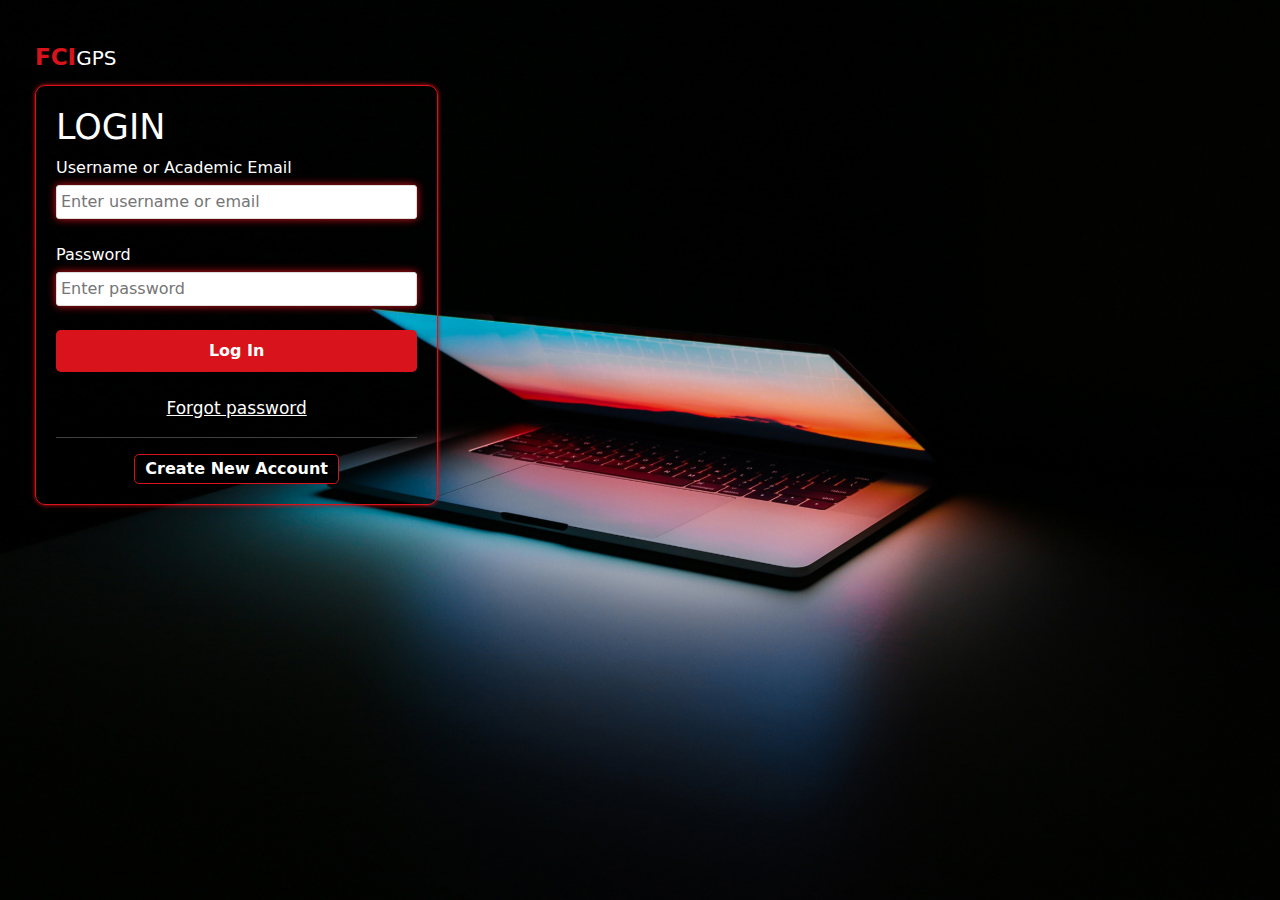
<file: login/login.html>
<!DOCTYPE html>
<html>
    <head>
    <!-- Required meta tags -->
    <meta charset="utf-8">
    <meta name="viewport" content="width=device-width, initial-scale=1, shrink-to-fit=no">
    <title>FCIGPS</title>
    <!-- Bootstrap CSS -->
    <link rel="stylesheet" href="../css/bootstrap.min.css">
    <link rel="stylesheet" href="https://pro.fontawesome.com/releases/v5.10.0/css/all.css" integrity="sha384-AYmEC3Yw5cVb3ZcuHtOA93w35dYTsvhLPVnYs9eStHfGJvOvKxVfELGroGkvsg+p" crossorigin="anonymous"/>   
   <!-- google fonts -->
   <link href="https://fonts.googleapis.com/icon?family=Material+Icons" rel="stylesheet">
  <link rel="shortcut icon" type="image/x-icon" href="../imgs/hmpg.jpg" />
  <link href="../css/login-form.css" rel="stylesheet">
 </head>
    <body>
        
        <div class="row" style="padding:15px">
            <div class="container">
 <a  class="navbar-brand logo" href="../index.html"><span class="FCI">FCI</span>GPS</a> 
                <!---- LOGIN ---->
                <div class="col-md-6 col-lg-4 col-sm-7 col-11 login_form" id='login' style="border:1px solid #ddd;padding:20px;background-color:white;box-shadow:0 0 8px #ddd;border-radius:10px">
                    <h1 style="font-size:35px"> LOGIN</h1>
                    <form action='login.inc.php' method='POST'>
                        <div class="n1">Username or Academic Email</div>
                        <input name="username" type="text" placeholder="Enter username or email" required><br><br>
                        <div class="n1">Password</div>
                        <input name="password" type="password" placeholder="Enter password" required><br><br>
                        <button type="submit" name='submit' class="btn btn-lg lgn" style="width:100%;color:#fff;padding:8px;" type="submit"><b>Log In</b></button><br><br>
                        <div style="text-align:center;font-size:17px"><a href="#">Forgot password</a>
                        <hr>
                    </form>
                    <div style="text-align:center">
                        <a href="signup.html" class="btn btn-info btn-lg rgstr" style="padding:2px 10px; text-align:center"><b>Create New Account</b></a>
                    </div>
              </div>
            </div>
        </div>
        </div>
 <script src="../js/jquery-3.6.0.min.js"></script>
    <script src="../js/bootstrap.min.js"></script>
    <script src="https://cdnjs.cloudflare.com/ajax/libs/popper.js/1.14.3/umd/popper.min.js" integrity="sha384-ZMP7rVo3mIykV+2+9J3UJ46jBk0WLaUAdn689aCwoqbBJiSnjAK/l8WvCWPIPm49" crossorigin="anonymous"></script>
    </body>
</html>
</file>
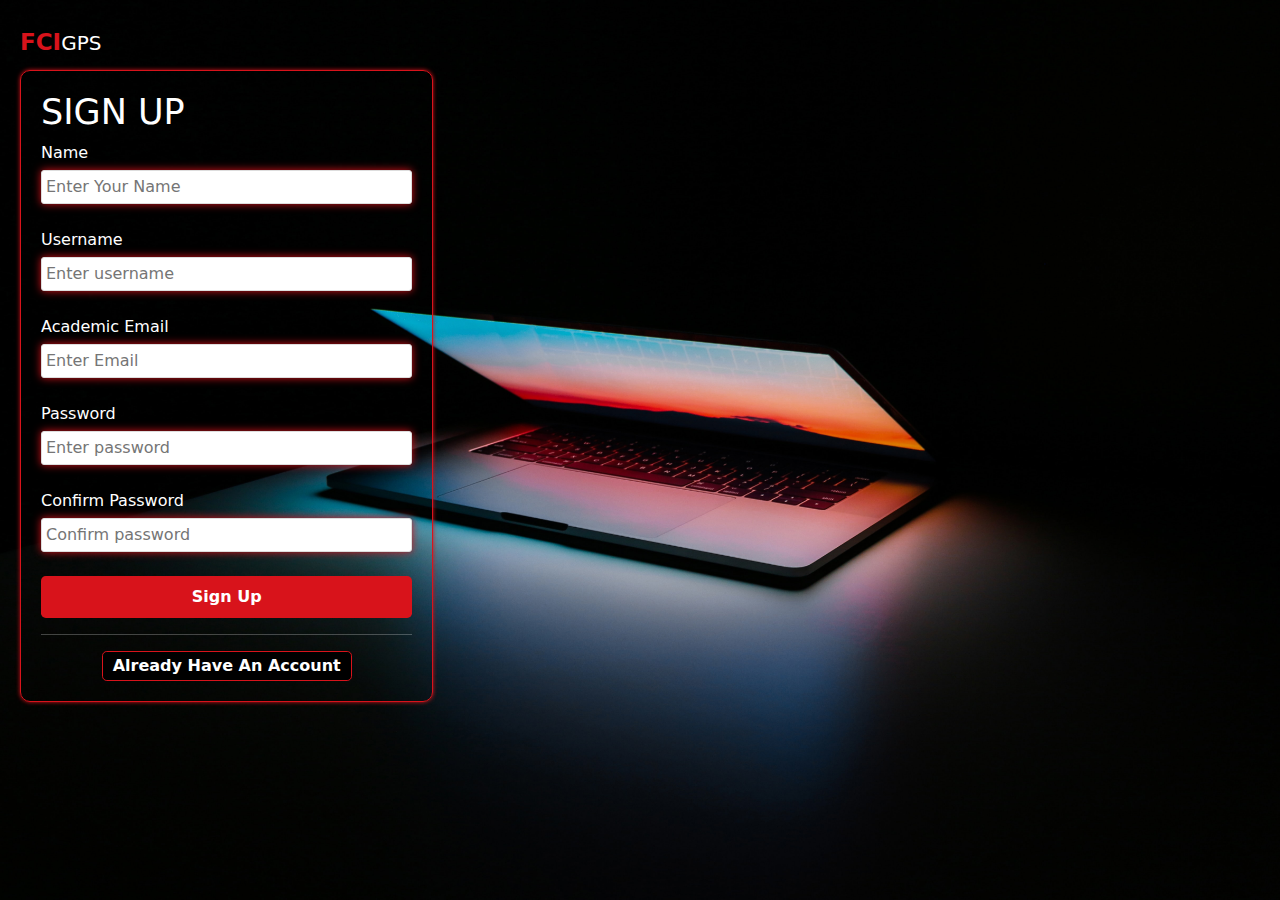
<file: login/signup.html>
<!DOCTYPE html>
<html>
    <head>
    <!-- Required meta tags -->
    <meta charset="utf-8">
    <meta name="viewport" content="width=device-width, initial-scale=1, shrink-to-fit=no">
    <title>FCIGPS</title>
    <!-- Bootstrap CSS -->
    <link rel="stylesheet" href="../css/bootstrap.min.css">
    <link rel="stylesheet" href="https://pro.fontawesome.com/releases/v5.10.0/css/all.css" integrity="sha384-AYmEC3Yw5cVb3ZcuHtOA93w35dYTsvhLPVnYs9eStHfGJvOvKxVfELGroGkvsg+p" crossorigin="anonymous"/>   
   <!-- google fonts -->
   <link href="https://fonts.googleapis.com/icon?family=Material+Icons" rel="stylesheet">
  <link rel="shortcut icon" type="image/x-icon" href="../imgs/hmpg.jpg" />
  <link href="../css/login-form.css" rel="stylesheet">
 </head>
    <body>
        
        <div class="row">
            <div class="container">

 <a href="../index.html" class="navbar-brand logo" ><span class="FCI">FCI</span>GPS</a>                <!---- LOGIN ---->
                <div class="col-md-6 col-lg-4 col-sm-7 col-11 login_form" id='login' style="border:1px solid #ddd;padding:20px;background-color:white;box-shadow:0 0 8px #ddd;border-radius:10px">
                    <h1 style="font-size:35px"> SIGN UP</h1>
                    <form action='login.inc.php' method='POST'>
                         <div class="n1">Name</div>
                        <input name="name" type="name" placeholder="Enter Your Name" required><br><br>
                        <div class="n1">Username</div>
                        <input name="username" type="text" placeholder="Enter username" required><br><br>
                       <div class="n1">Academic Email</div>
                        <input name="Email" type="text" placeholder="Enter Email" required><br><br>
                        <div class="n1">Password</div>
                        <input name="password" type="password" placeholder="Enter password" required><br><br>
                        <div class="n1">Confirm Password</div>
                        <input name="password" type="password" placeholder="Confirm password" required><br><br>
                        <button type="submit" name='submit' class="btn btn-lg lgn" style="width:100%;color:#fff;padding:8px;" type="submit"><a href="#"></a><b>Sign Up</b></a></button>
                        <br>
                        <hr>
                    </form>
                    <div style="text-align:center">
                        <a href="login.html" class="btn btn-info btn-lg rgstr" style="padding:2px 10px;text-align:center"><b>Already Have An Account</b></a>
                    </div>
              </div>
            </div>
        </div>
        </div>
        <br><br><br><br>
 <script src="../js/jquery-3.6.0.min.js"></script>
    <script src="../js/bootstrap.min.js"></script>
    <script src="https://cdnjs.cloudflare.com/ajax/libs/popper.js/1.14.3/umd/popper.min.js" integrity="sha384-ZMP7rVo3mIykV+2+9J3UJ46jBk0WLaUAdn689aCwoqbBJiSnjAK/l8WvCWPIPm49" crossorigin="anonymous"></script>
    </body>
</html>
</file>
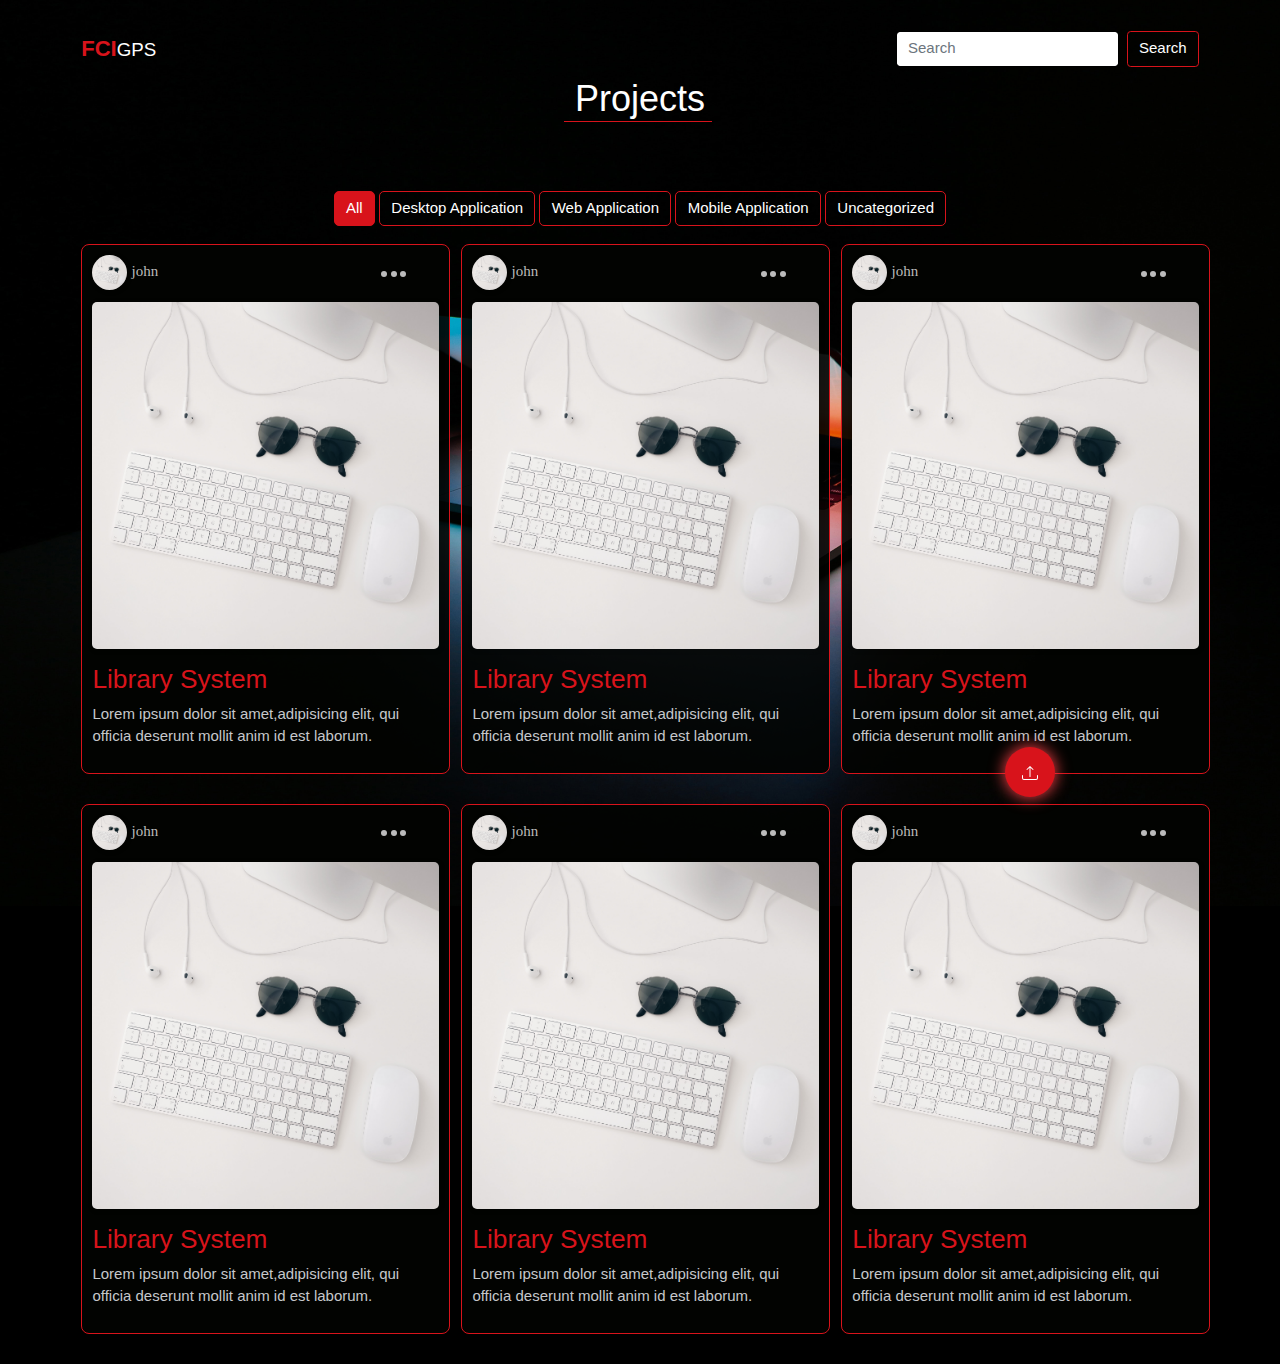
<file: projects/projects.html>
<!doctype html>
<html lang="en">
  <head>
    <!-- Required meta tags -->
    <meta charset="utf-8">
    <meta name="viewport" content="width=device-width, initial-scale=1, shrink-to-fit=no">
    <title>FCIGPS</title>
    <!-- Bootstrap CSS -->
    <link rel="stylesheet" href="../css/bootstrap.min.css">
<link rel="stylesheet" href="https://pro.fontawesome.com/releases/v5.10.0/css/all.css" integrity="sha384-AYmEC3Yw5cVb3ZcuHtOA93w35dYTsvhLPVnYs9eStHfGJvOvKxVfELGroGkvsg+p" crossorigin="anonymous"/>  
  <link rel="stylesheet" href="../css/main.css">
  <link rel="shortcut icon" type="image/x-icon" href="../imgs/hmpg.jpg" />
  </head>
  <body>
<!----------------------------------------------------------------------------------------------->
<!------------------------------------------- start --------------------------------------------->
<!----------------------------------------------------------------------------------------------->
<!-- Navbar -->
<div class="homePage">
<!-- Navbar -->
<nav class="navbar navbar-expand-lg navbar-light  ">
  <div class="container">
    <a  class="navbar-brand" href="../index.html"><span class="FCI">FCI</span>GPS</a>
    <button class="navbar-toggler" type="button" data-bs-toggle="collapse" data-bs-target="#navbarSupportedContent" aria-controls="navbarSupportedContent" aria-expanded="false" aria-label="Toggle navigation">
      <span class="navbar-toggler-icon"></span>
    </button>
    <div class="collapse navbar-collapse" id="navbarSupportedContent">
 
       <form class="d-flex ms-auto">
        <input class="form-control search me-2" type="search" placeholder="Search" aria-label="Search">
        <button class="btn btn-outline-success srchbtn" type="submit">Search</button>
      </form>
    </div>
  </div>
</nav>
<!-------------->
<abbr title="Upload Project"> <button class="add"  ><a href="../uploadProject/uploadProject.html"><svg xmlns="http://www.w3.org/2000/svg" width="16" height="16" fill="#fff" class="bi bi-upload" viewBox="0 0 16 16">
  <path d="M.5 9.9a.5.5 0 0 1 .5.5v2.5a1 1 0 0 0 1 1h12a1 1 0 0 0 1-1v-2.5a.5.5 0 0 1 1 0v2.5a2 2 0 0 1-2 2H2a2 2 0 0 1-2-2v-2.5a.5.5 0 0 1 .5-.5z"></path>
  <path d="M7.646 1.146a.5.5 0 0 1 .708 0l3 3a.5.5 0 0 1-.708.708L8.5 2.707V11.5a.5.5 0 0 1-1 0V2.707L5.354 4.854a.5.5 0 1 1-.708-.708l3-3z"></path>
</a></svg>
</svg></button></abbr>
<!-- Cats -->
<div class="container">
    <div class="row">
        <div class="gallery col-lg-12 col-md-12 col-sm-12 col-xs-12  ">
            <h1 class="gallery-title">Projects  </h1>
        </div>
        <div align="center"> <button class="btn btn-default filter-button active" style="background-color: #d8131b" data-filter="all">All</button> <button class="btn btn-default filter-button" data-filter="hdpe">Desktop Application </button> <button class="btn btn-default filter-button" data-filter="sprinkle">Web Application</button> <button class="btn btn-default filter-button" data-filter="spray"> Mobile Application</button> <button class="btn btn-default filter-button" data-filter="irrigation">Uncategorized</button> </div>
         <br/>

         <div class="gallery_product  col-lg-4 col-sm-6 col-12 filter irrigation"><a href="#">
         <span class="user">
                   <img src="../imgs/hmpg_.jpg" class="img-responsive">
                   <span class="user_name">john</span>
          </span> 
 

  <div class="dots">
           <span class="dot  me-1"></span>
           <span class="dot  me-1"></span>
           <span class="dot  me-1"></span>
 </div> 
 

        <img src="../imgs/hmpg_.jpg" class="img-responsive">
          <span class="prjctNm">
            <h3 class="project-name">Library System</h3>
          </span>
          <span class="dscrptn">
            <p>Lorem ipsum dolor sit amet,adipisicing elit, qui officia deserunt mollit anim id est laborum.</p>
          </span>
        </a> 
        </div>
        <!--  -->

         <div class="gallery_product  col-lg-4 col-sm-6 col-12 filter spray"><a href="#">
         <span class="user">
                   <img src="../imgs/hmpg_.jpg" class="img-responsive">
                   <span class="user_name">john</span>
          </span> 
         <div class="dots  ">
           <span class="dot  me-1"></span>
           <span class="dot  me-1"></span>
           <span class="dot  me-1"></span>
        </div>
        <img src="../imgs/hmpg_.jpg" class="img-responsive">
          <span class="prjctNm">
            <h3 class="project-name">Library System</h3>
          </span>
          <span class="dscrptn">
            <p>Lorem ipsum dolor sit amet,adipisicing elit, qui officia deserunt mollit anim id est laborum.</p>
          </span>
        </a> 
        </div>
        <!--  -->

         <div class="gallery_product  col-lg-4 col-sm-6 col-12 filter hdpe"><a href="#">
         <span class="user">
                   <img src="../imgs/hmpg_.jpg" class="img-responsive">
                   <span class="user_name">john</span>
          </span> 
         <div class="dots  ">
           <span class="dot  me-1"></span>
           <span class="dot  me-1"></span>
           <span class="dot  me-1"></span>
        </div>
        <img src="../imgs/hmpg_.jpg" class="img-responsive">
          <span class="prjctNm">
            <h3 class="project-name">Library System</h3>
          </span>
          <span class="dscrptn">
            <p>Lorem ipsum dolor sit amet,adipisicing elit, qui officia deserunt mollit anim id est laborum.</p>
          </span>
        </a> 
        </div>
        <!--  -->

         <div class="gallery_product  col-lg-4 col-sm-6 col-12 filter irrigation"><a href="#">
         <span class="user">
                   <img src="../imgs/hmpg_.jpg" class="img-responsive">
                   <span class="user_name">john</span>
          </span> 
         <div class="dots  ">
           <span class="dot  me-1"></span>
           <span class="dot  me-1"></span>
           <span class="dot  me-1"></span>
        </div>
        <img src="../imgs/hmpg_.jpg" class="img-responsive">
          <span class="prjctNm">
            <h3 class="project-name">Library System</h3>
          </span>
          <span class="dscrptn">
            <p>Lorem ipsum dolor sit amet,adipisicing elit, qui officia deserunt mollit anim id est laborum.</p>
          </span>
        </a> 
        </div>
  
   <!--  -->

         <div class="gallery_product  col-lg-4 col-sm-6 col-12 filter  sprinkle"><a href="#">
         <span class="user">
                   <img src="../imgs/hmpg_.jpg" class="img-responsive">
                   <span class="user_name">john</span>
          </span> 
         <div class="dots  ">
           <span class="dot  me-1"></span>
           <span class="dot  me-1"></span>
           <span class="dot  me-1"></span>
        </div>
        <img src="../imgs/hmpg_.jpg" class="img-responsive">
          <span class="prjctNm">
            <h3 class="project-name">Library System</h3>
          </span>
          <span class="dscrptn">
            <p>Lorem ipsum dolor sit amet,adipisicing elit, qui officia deserunt mollit anim id est laborum.</p>
          </span>
        </a> 
        </div>
        <!--  -->
   <!--  -->

         <div class="gallery_product  col-lg-4 col-sm-6 col-12 filter hdpe"><a href="#">
         <span class="user">
                   <img src="../imgs/hmpg_.jpg" class="img-responsive">
                   <span class="user_name">john</span>
          </span> 
         <div class="dots  ">
           <span class="dot  me-1"></span>
           <span class="dot  me-1"></span>
           <span class="dot  me-1"></span>
        </div>
        <img src="../imgs/hmpg_.jpg" class="img-responsive">
          <span class="prjctNm">
            <h3 class="project-name">Library System</h3>
          </span>
          <span class="dscrptn">
            <p>Lorem ipsum dolor sit amet,adipisicing elit, qui officia deserunt mollit anim id est laborum.</p>
          </span>
        </a> 
        </div>
        <!--  -->
      </div>
 </div>
<!----------->
</div>

<!--------------->
<!----------------------------------------------------------------------------------------------->
<!------------------------------------------- js ------------------------------------------------>
<!----------------------------------------------------------------------------------------------->
  <script type="text/javascript">
</script>
    <script src="../js/jquery-3.6.0.min.js"></script>
    <script src="../js/bootstrap.min.js"></script>
    <script src="https://cdnjs.cloudflare.com/ajax/libs/popper.js/1.14.3/umd/popper.min.js" integrity="sha384-ZMP7rVo3mIykV+2+9J3UJ46jBk0WLaUAdn689aCwoqbBJiSnjAK/l8WvCWPIPm49" crossorigin="anonymous"></script>
    <script src="../js/main.js"></script>
  </body>
</html>
</file>
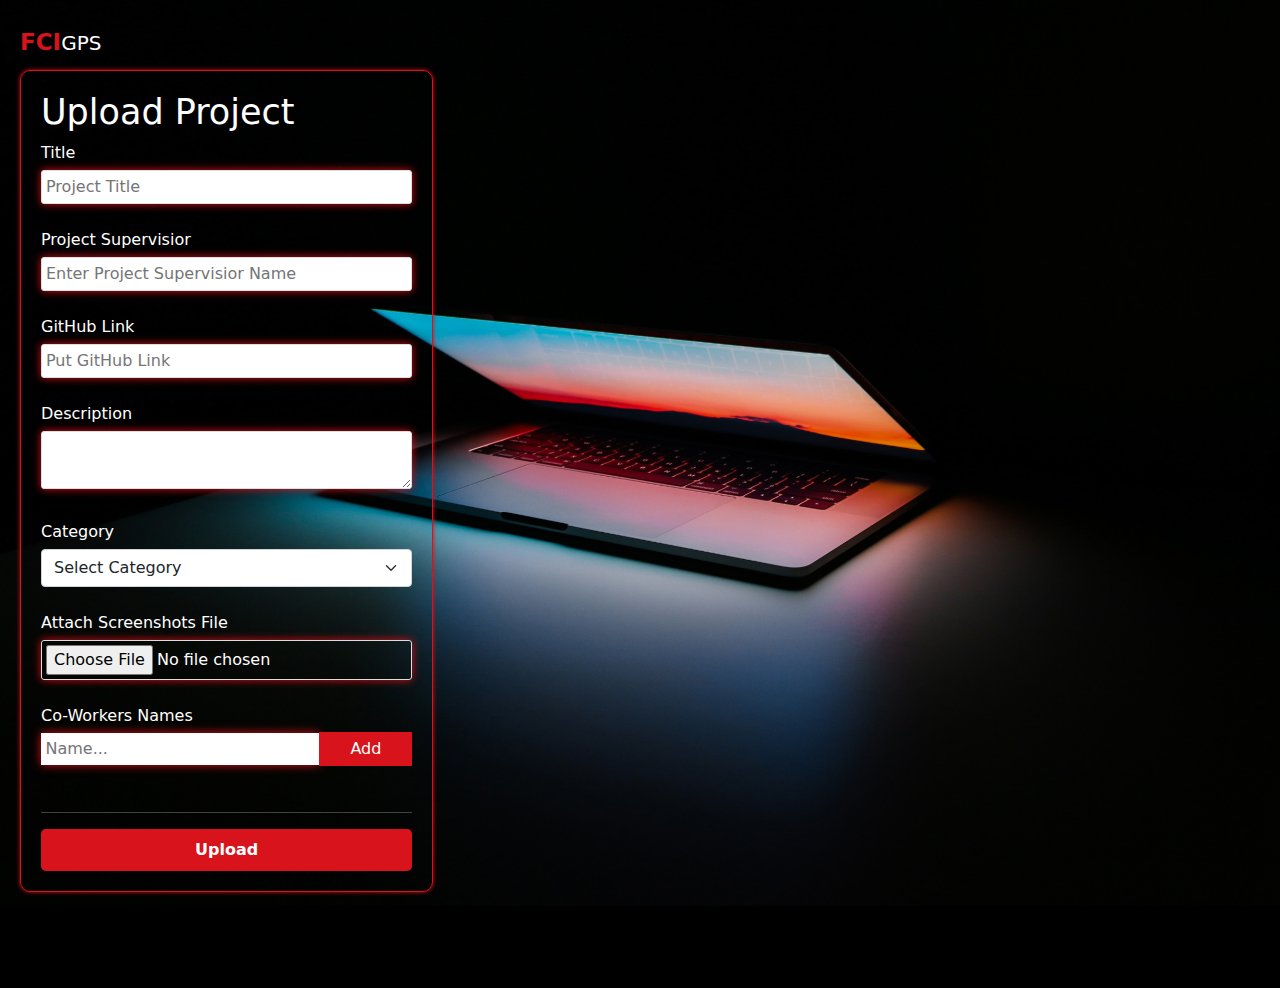
<file: uploadProject/uploadProject.html>
<!DOCTYPE html>
<html>
    <head>
    <!-- Required meta tags -->
    <meta charset="utf-8">
    <meta name="viewport" content="width=device-width, initial-scale=1, shrink-to-fit=no">
    <title>FCIGPS</title>
    <!-- Bootstrap CSS -->
    <link rel="stylesheet" href="../css/bootstrap.min.css">
    <link rel="stylesheet" href="https://pro.fontawesome.com/releases/v5.10.0/css/all.css" integrity="sha384-AYmEC3Yw5cVb3ZcuHtOA93w35dYTsvhLPVnYs9eStHfGJvOvKxVfELGroGkvsg+p" crossorigin="anonymous"/>   
   <!-- google fonts -->
   <link href="https://fonts.googleapis.com/icon?family=Material+Icons" rel="stylesheet">
  <link rel="shortcut icon" type="image/x-icon" href="../imgs/hmpg.jpg" />
  <link href="../css/login-form.css" rel="stylesheet">
 </head>
    <body>
        
        <div class="row">
            <div class="container">

 <a href="../index.html" class="navbar-brand logo" ><span class="FCI">FCI</span>GPS</a>                <!---- LOGIN ---->
                <div class="col-md-6 col-lg-4 col-sm-7 col-11 login_form" id='login' style="border:1px solid #ddd;padding:20px;background-color:white;box-shadow:0 0 8px #ddd;border-radius:10px">
                    <h1 style="font-size:35px"> Upload Project </h1>
                    <form action='login.inc.php' method='POST'>
                         <div class="n1">Title</div>
                        <input name="name" type="name" placeholder="Project Title" required><br><br>
                        <div class="n1">Project Supervisior</div>
                        <input name="username" type="text" placeholder="Enter Project Supervisior Name" required><br><br>
                       <div class="n1">GitHub Link</div>
                        <input name="GitHub_Link" type="url" placeholder="Put GitHub Link" required><br><br>
                        <div class="n1">Description</div>
                        <textarea  name="text" type="text" placeholder="Project Description" required>
                        </textarea><br><br>
                        <div class="n1">Category</div>
                        <select class="form-select" aria-label="Default select example" required>
                        <option selected>Select Category</option>
                        <option value="Desktop">Desktop Application</option>
                        <option value="Web">Web Application</option>
                        <option value="Mobile">Mobile Application</option>
                        <option value="Uncategorized">Uncategorized</option>
                        </select>
                        <br>
                         <div class="n1"> Attach Screenshots File</div>
                        <input required type="file" name="file"/>
                        <br><br>
                        <div class="co-workers">  
                        <div class="n1">Co-Workers Names</div>
                        <div id="myDIV" class="header">
                       <input required type="text" id="myInput" placeholder="Name...">
                       <span onclick="newElement()" class="addBtn">Add</span>
                       </div>
                        <ul id="myUL">
                        </ul>
                        </div>
                        <br>
                        <hr>
                    </form>
                    <div style="text-align:center">
                        <button type="submit" name='submit' class="btn btn-lg lgn" style="width:100%;color:#fff;padding:8px;" type="submit"><b>Upload</b>
                        </button>
                    </div>
              </div>
            </div>
        </div>
        </div>
        <br><br><br><br>

 <script src="../js/jquery-3.6.0.min.js"></script>
    <script src="../js/bootstrap.min.js"></script>
    <script src="https://cdnjs.cloudflare.com/ajax/libs/popper.js/1.14.3/umd/popper.min.js" integrity="sha384-ZMP7rVo3mIykV+2+9J3UJ46jBk0WLaUAdn689aCwoqbBJiSnjAK/l8WvCWPIPm49" crossorigin="anonymous"></script>
        <script src="../js/main.js"></script>
    </body>
</html>
</file>
<file: css/login-form.css>
/*
Seham Anter
first color  : #d8131b;
*/
body{ 
    background-color: #000;
    color: #fff!important;
    box-sizing: border-box;
    background-size: cover;
    padding: 20px;
    position: absolute;
    background-attachment: fixed;
    background-image: url(../imgs/hmpg.jpg);
    object-fit: cover;
    background-repeat: no-repeat;
    width: 100%;
    height: 100%; 
}
html{
    scroll-behavior: smooth;

}
.logo{
    display: block;
    padding-bottom: 10px;
}
.FCI{
  color:#d8131b!important ;
  font-weight: 800!important; 
  font-size: 23px;
}

input, textarea{
    -webkit-transition: all 0.30s ease-in-out;
    -moz-transition: all 0.30s ease-in-out;
    ms-transition: all 0.30s ease-in-out;
    -o-transition: all 0.30s ease-in-out;
    white-space: pre-wrap;
    outline: none;
    padding: 4px;
    border: 1px solid #ddd;
    box-shadow: 0 0 9px #d8131b;
    white-space: pre-wrap;
    width: 100%;
    border-radius: 3px;
}
input:focus, textarea:focus{
    border: 1px solid #51CBEE;
    box-shadow:0 0 7px #51CBEE;
    background-color:#f7fdff;
}
button{
    transition: all .2s
}
a{
    color: #fff!important;;
}
a:hover{
    text-decoration:none;
}
.n1{
     margin-bottom:5px;
}
h2 p{
     letter-spacing:1px;
}
.login_form{
    background-color: initial!important;
    border: 1px solid #d8131b!important;
    box-shadow: 0 0 4px #d8131b!important;
}
#signup{
    display:none;
}
.lgn{
   background-color: #d8131b!important;
}
.rgstr{
   background-color: #000000!important;
   border: solid 1px #d8131b!important;
}
.lgn,.rgstr{
font-size: 16px;
font-weight: 200px;
}
/**upload project page**/
.co-workers ul {
  margin: 0;
  padding: 0;
}

.co-workers ul li {
    cursor: pointer;
    position: relative;
    padding: 1px 3px 8px 15px;
    list-style-type: none;
    /* font-size: 18px; */
    transition: 0.2s;
    border: 0.1px solid;
}


.co-workers .close {
    position: absolute;
    right: 0;
    top: 0;
    padding: 4px 13px 12px 16px;
}

.co-workers .close:hover {
  color: #d8131b;
}

.co-workers .header {
  color: white;
  text-align: center;
}

.co-workers .header:after {
  content: "";
  display: table;
  clear: both;
}

.co-workers input {
 
  margin-bottom: 7px;
    border: none;
    border-radius: 0;
    width: 75%;
    float: left;
    font-size: 16px;
    padding: 4.4999px;
}

 .co-workers .addBtn {
    width: 25%;
    float: left;
    text-align: center;
    font-size: 16px;
    cursor: pointer;
    padding: 5.11px;
    margin-top: -.5px;
    transition: 0.3s;
    border-radius: 0;
    background-color: #d8131b;
}
.co-workers .addBtn:hover {
  background-color: #86b7fe;
}
.btn-primary {
    color: #fff!important;
    background-color: #000!important;
    border-color: #d8131b!important;
}
/*********/
 input:focus ,textarea:focus{
    border-color: #86b7fe;
    outline: 0;
    box-shadow: 0 0 0 0.25rem rgb(13 110 253 / 25%);
}
 
/*
Seham Anter
first color  : #d8131b;
*/
</file>
<file: css/main.css>
/*
Seham Anter
first color  : #d8131b;
*/
/* genral */
*{
    font-family: 'Lato',sans-serif;
    font-size: 15px;
    box-sizing: border-box;
    color: #fff!important;
 }
 body{
    background-color: #000;
    color: 00#fff!important;
    box-sizing: border-box;
    background-size: cover;
    padding: 20px;
    position: absolute;
    background-attachment: fixed;
    background-image: url(../imgs/hmpg.jpg);
    object-fit: cover;
    background-repeat: no-repeat;
    width: 100%;
    height: 100%;
 }
html{
    scroll-behavior: smooth;
}
.navbar-light .navbar-toggler-icon {
    filter: invert(1);
}
 
@media (min-width: 992px){
  .homePage .navItem{
        padding: 30px;
    }
}
.FCI{
  color:#d8131b!important ;
  font-weight: 800!important; 
  font-size: 22px;  
}
.form-control{
       border-color: #000;
       color: #000!important;
 }
.form-control:focus {
    color: #212529;
    background-color: #fff;
    border-color: #d8131b;
    outline: 0;
    box-shadow: 0 0 0 0.25rem rgb(216 19 27 / 21%);
}
.srchbtn:hover{
     background-color: #d8131b;
  }
 .lgin{
    padding: 0px!important;
    color:#d8131b!important ;
    font-weight: 800!important;
}
.snup{
    padding: 0px!important;

 }   
.homePage  .aboutUs{
    margin-top: 18%;
    border: solid 2px #d8131b;
    padding: 10px;
 }   

@media (max-width: 991px){
.homePage  .divi{
   visibility: hidden;
 }  
}
/**projects page**/

.add{
    position: fixed;
    left: 78.5%;
    top: 83%;
    width: 50px;
    height: 50px;
    /* padding-top: 5px; */
    background-color: #d8131b;
    outline: none;
    border-style: none;
    border-radius: 50%;
    box-shadow: 0px 0px 15px 1px rgb(239 63 69 / 98%);
} 
.add:focus {
    outline: 0;
    box-shadow: 0 0 0 0.25rem rgb(216 19 27 / 21%);

}
.btn-outline-success.srchbtn {
    color: #198754;
    border-color: #d8131b;
}
.user{
  display: inline-block;
  margin-left: auto;
  margin-bottom: 12px;
}
.dots{
    display: inline-flex;
    margin-left: 63%;
    margin-bottom: 15px;
 }
 .dot_items   span{
    display: none;  
    visibility: hidden;
 }  
 @media(max-width: 992px){
   .dots{
    margin-left:67%;
  } 
 }
 @media (max-width: 767px){
.dots {
    margin-left: 58%;
  }
}
@media (max-width: 575px){
.dots {
    margin-left: 76%;
 }
}
@media (max-width: 482px){
.dots {
    margin-left: 71%;
 }
}
@media (max-width: 410px){
.dots {
    margin-left: 60%;
 }
}
@media (max-width: 315px){
.dots {
    margin-left: 46%;
 }
}

@media (max-width: 250px){
.dots {
    margin-left: 30%;
}
}
@media (max-width: 206px){
.dots {
    margin-left: 15%;
}
}
@media (min-width: 992px){
.gallery_product {
    margin-left: 1%;
    width: 32.333333%;
}
}
@media (max-width: 991px)and (min-width :576px){
.gallery_product {
    margin-left: 1%;
    width: 49%;
}
} 
.user img{
  display: inline-block;
  height: 35px;
  width: 35px;
  border-radius: 50%;
 }
.user_name{
    font-family: ui-rounded;
    color: #bbbbbb!important;
}
.gallery_product h3{
    margin-top: 15px;
    color: #d8131b!important;
 }
.gallery_product p{
    font-family: unset;
    line-height: 1.5;
    color: #c6c8cb!important;
 }
 .dot {
   height: 6px;
  width: 6px;
  background-color: #bbb;
  border-radius: 50%;
  display: inline-block;
}
 .gallery-title {
     font-size: 36px;
     color: #d8131b;
     text-align: center;
     font-weight: 500;
     margin-bottom: 70px
 }

 .gallery-title:after {
    
    content: "";
    position: absolute;
    width: 11.5%;
    left: 44.1%;
    margin-left: auto;
    align-items: center;
    height: 45px;
    border-bottom: 1px solid #d8131b;
     }
 
 .filter-button {
      border: 1px solid #d8131b;
     border-radius: 5px;
     text-align: center;
     color: #d8131b;
     margin-bottom: 18px
 }

 .filter-button:hover {
      border: 1px solid #d8131b;
     border-radius: 5px;
     text-align: center;
     color: #ffffff;
     background-color: #d8131b
 }

 .btn-default:active .filter-button:active {
     background-color: #d8131b;
     color: white
 }
.none span{
  visibility: hidden;
}
 .port-image {
     width: 100%
 }

 .gallery_product {
    margin-bottom: 30px;
    height: 100%!important;
    border: 1px solid #d8131b;
     padding: 10px;
    background: #020301e6;
    border-radius: 8px;
 }
  .btn:focus {
    outline: 0;
    box-shadow: 0 0 0 0.25rem rgb(216 19 27 / 21%);

}

 img {
     box-shadow: 1px 1px 5px 1px rgba(0, 0, 0, 0.1);
     border-radius: 5px;
     width: 100%;
    height: 100%;
    object-fit: cover;
 }
 a{
        text-decoration: none;
 }

/****************/
/**********/
/*
Seham Anter
first color  : #d8131b;
*/
</file>
